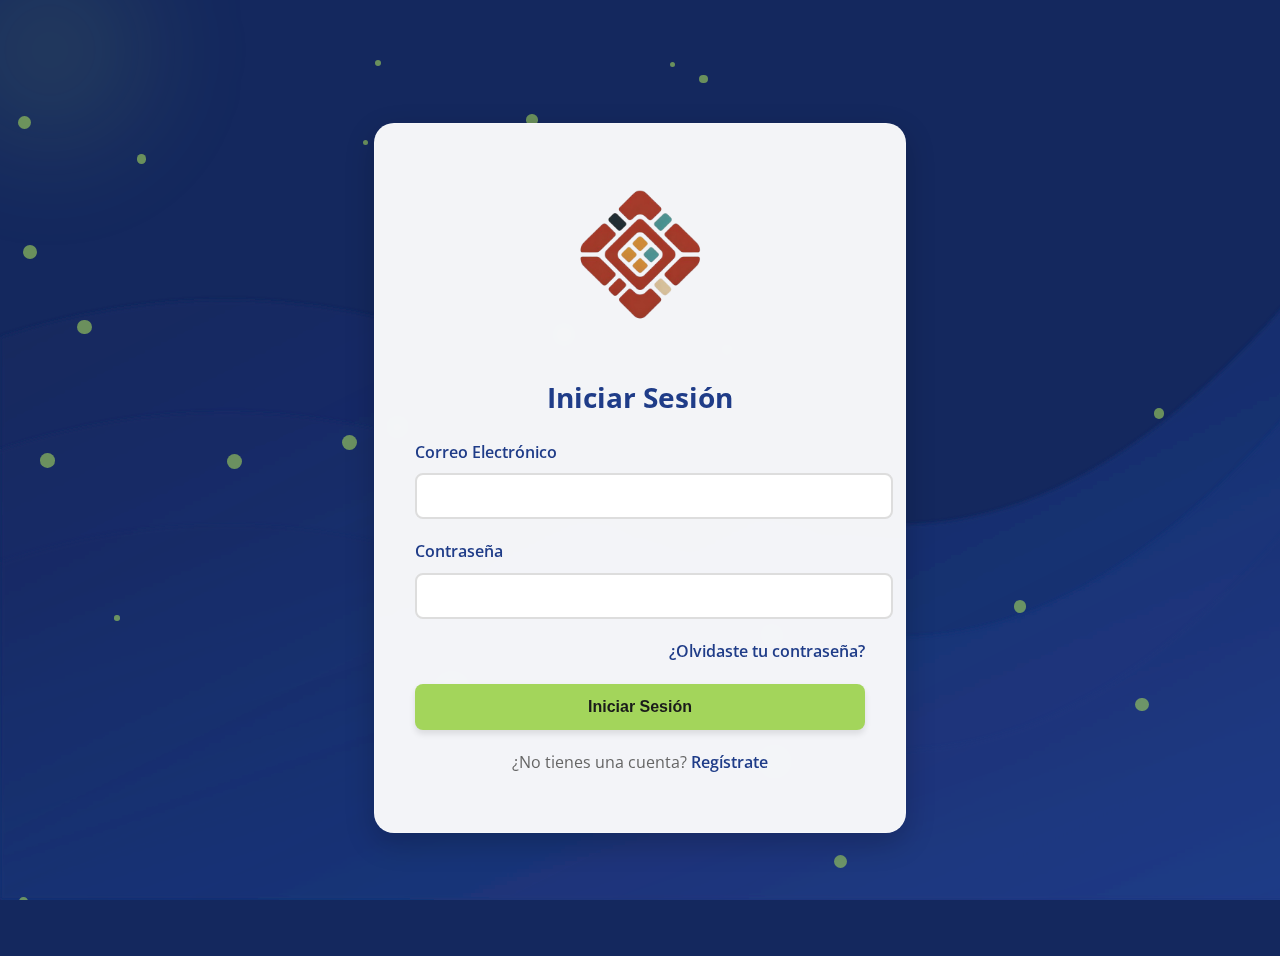
<file: assets-html/login.html>
<!DOCTYPE html>
<html lang="es">
<head>
    <meta charset="UTF-8">
    <meta name="viewport" content="width=device-width, initial-scale=1.0">
    <title>WARISMART | Iniciar Sesión</title>
    <link href="https://fonts.googleapis.com/css2?family=Open+Sans:wght@400;600;700&family=Inter:wght@400;500&display=swap" rel="stylesheet">
    <link rel="stylesheet" href="../assets-css/login.css">
</head>
<body>
    <!-- Fondo animado con ondas -->
    <div class="wave-background">
        <div class="wave"></div>
        <div class="wave"></div>
        <div class="wave"></div>
        <div class="shine"></div>
        <div class="particles" id="particles"></div>
    </div>

    <!-- Contenedor principal -->
    <div class="main-container">
        <div class="auth-card">
            <div class="logo-container">
                <img src="../assets-images/logosolotransparente.png" alt="WARISMART Logo" class="logo-img">
            </div>
            <h2>Iniciar Sesión</h2>
            <form id="loginForm">
                <div class="form-group">
                    <label for="email">Correo Electrónico</label>
                    <input type="email" id="email" name="email" required>
                </div>
                <div class="form-group">
                    <label for="password">Contraseña</label>
                    <input type="password" id="password" name="password" required>
                </div>
                <div class="forgot-password">
                    <a href="#">¿Olvidaste tu contraseña?</a>
                </div>
                <button type="submit" class="btn-primary">Iniciar Sesión</button>
                <p class="link-text">¿No tienes una cuenta? <a href="register.html">Regístrate</a></p>
            </form>
        </div>
    </div>

    <!-- Tarjeta de éxito -->
    <div class="success-card" id="successCard">
        <h3>¡Bienvenido a WARISMART!</h3>
        <p>Has iniciado sesión correctamente. Serás redirigido a tu panel de control en breve.</p>
        <button class="btn-ok" onclick="redirectToDashboard()">Continuar</button>
    </div>

    <script src="../assets-js/landing.js"></script>
</body>
</html>
</file>
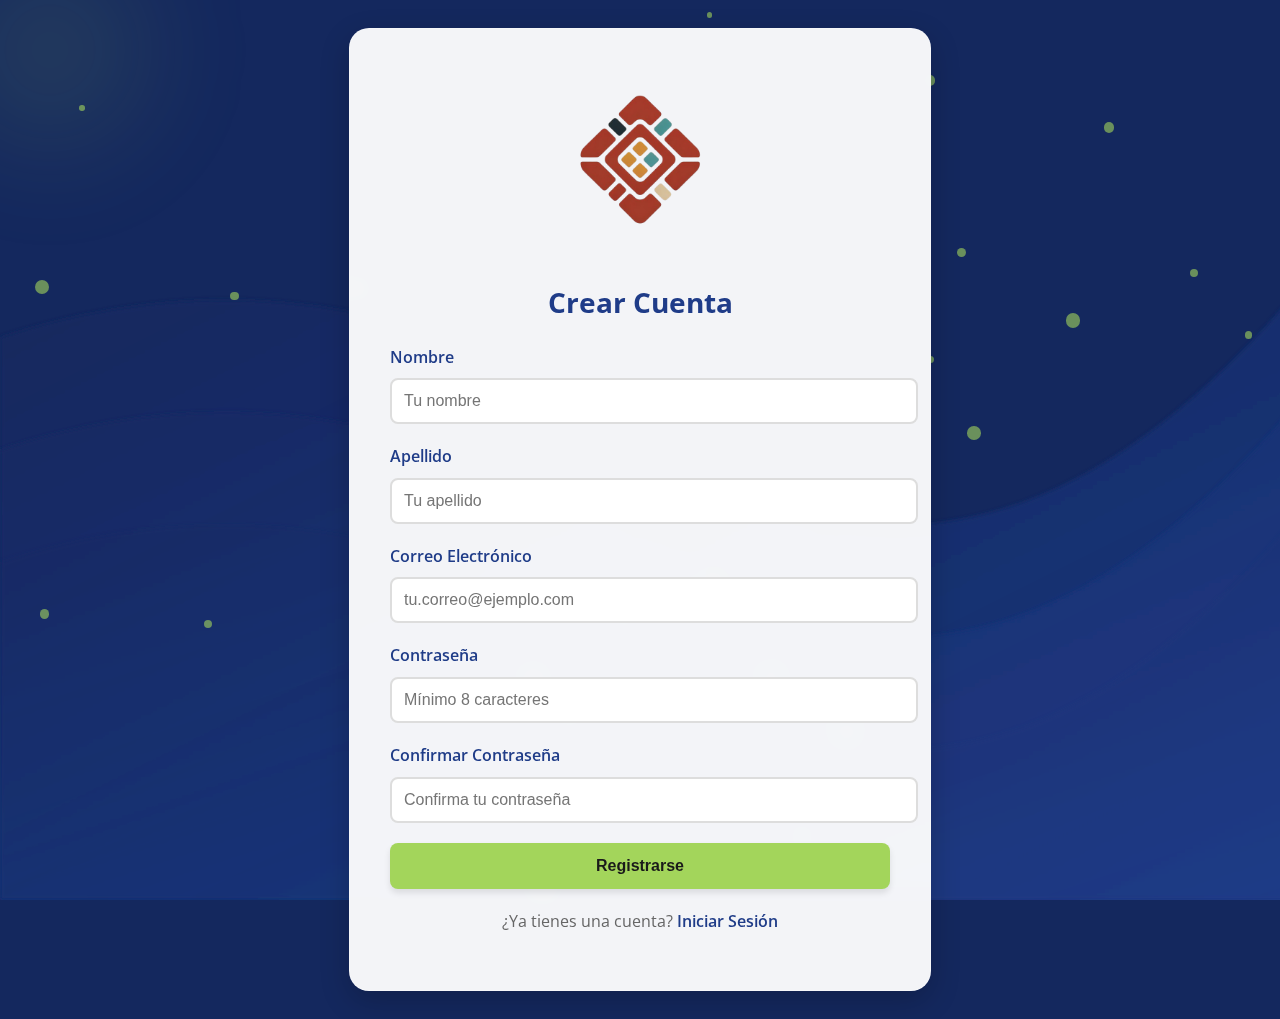
<file: assets-html/register.html>
<!DOCTYPE html>
<html lang="es">
<head>
    <meta charset="UTF-8">
    <meta name="viewport" content="width=device-width, initial-scale=1.0">
    <title>WARISMART | Registro</title>
    <link href="https://fonts.googleapis.com/css2?family=Open+Sans:wght@400;600;700&family=Inter:wght@400;500&display=swap" rel="stylesheet">
    <link rel="stylesheet" href="../assets-css/register.css">
</head>
<body>
    <!-- Fondo animado con ondas -->
    <div class="wave-background">
        <div class="wave"></div>
        <div class="wave"></div>
        <div class="wave"></div>
        <div class="shine"></div>
        <div class="particles" id="particles"></div>
    </div>

    <!-- Contenedor principal -->
    <div class="main-container">
        <div class="auth-card">
            <div class="logo-container">
                <img src="../assets-images/logosolotransparente.png" alt="WARISMART Logo" class="logo-img">
            </div>
            <h2>Crear Cuenta</h2>
            <form id="registerForm">
                <div class="form-group">
                    <label for="reg-nombre">Nombre</label>
                    <input type="text" id="reg-nombre" name="nombre" placeholder="Tu nombre" required>
                    <span class="error-message" id="reg-nombreError"></span>
                </div>
                <div class="form-group">
                    <label for="reg-apellido">Apellido</label>
                    <input type="text" id="reg-apellido" name="apellido" placeholder="Tu apellido" required>
                    <span class="error-message" id="reg-apellidoError"></span>
                </div>
                <div class="form-group">
                    <label for="reg-correo">Correo Electrónico</label>
                    <input type="email" id="reg-correo" name="correo" placeholder="tu.correo@ejemplo.com" required>
                    <span class="error-message" id="reg-correoError"></span>
                </div>
                <div class="form-group">
                    <label for="reg-contrasena">Contraseña</label>
                    <input type="password" id="reg-contrasena" name="contrasena" placeholder="Mínimo 8 caracteres" required minlength="8">
                    <span class="error-message" id="reg-contrasenaError"></span>
                </div>
                <div class="form-group">
                    <label for="reg-confirmar-contrasena">Confirmar Contraseña</label>
                    <input type="password" id="reg-confirmar-contrasena" name="confirmar-contrasena" placeholder="Confirma tu contraseña" required minlength="8">
                    <span class="error-message" id="reg-confirmar-contrasenaError"></span>
                </div>
                <button type="submit" class="btn-primary">Registrarse</button>
                <p class="link-text">¿Ya tienes una cuenta? <a href="login.html">Iniciar Sesión</a></p>
                <div id="formMessage" class="form-message" role="alert" aria-live="polite"></div>
            </form>
        </div>
    </div>

    <!-- Tarjeta de éxito -->
    <div class="success-card" id="successCard">
        <h3>¡Registro Exitoso!</h3>
        <p>Tu cuenta ha sido creada correctamente. Ahora podrás disfrutar de todos los beneficios de WARISMART.</p>
        <button class="btn-ok" onclick="redirectToLogin()">Iniciar Sesión</button>
    </div>

    <script src="../assets-js/landing.js"></script>
</body>
</html>
</file>
<file: assets-css/login.css>
:root {
    --azul: #1F3C88;
    --azul-claro: #2A5298;
    --azul-oscuro: #14285E;
    --verde: #A3D55B;
    --verde-neon: #b6f781;
    --verde-exito: #4CAF50;
    --gris: #F4F4F4;
    --gris-claro: #e8e4db;
    --negro: #1A1A1A;
    --blanco: #FFFFFF;
    --font-main: 'Open Sans', 'Inter', sans-serif;
}

/* Fondo animado con ondas fluidas */
body {
    font-family: var(--font-main);
    color: var(--negro);
    line-height: 1.6;
    overflow-x: hidden;
    position: relative;
    min-height: 100vh;
    background-color: var(--azul-oscuro);
}

.wave-background {
    position: fixed;
    top: 0;
    left: 0;
    width: 100%;
    height: 100%;
    z-index: -1;
    overflow: hidden;
}

.wave {
    position: absolute;
    width: 100%;
    height: 100%;
    background: url('data:image/svg+xml;utf8,<svg xmlns="http://www.w3.org/2000/svg" viewBox="0 0 1200 800"><defs><linearGradient id="waveGradient" x1="0%" y1="0%" x2="100%" y2="100%"><stop offset="0%" stop-color="%2314285E" stop-opacity="0.8"/><stop offset="100%" stop-color="%231F3C88" stop-opacity="0.9"/></linearGradient><filter id="blur"><feGaussianBlur stdDeviation="2"/></filter></defs><path d="M0,400 Q300,300 600,500 T1200,300 L1200,800 L0,800 Z" fill="url(%23waveGradient)" filter="url(%23blur)"/><path d="M0,500 Q300,400 600,600 T1200,400 L1200,800 L0,800 Z" fill="url(%23waveGradient)" opacity="0.7" filter="url(%23blur)"/><path d="M0,300 Q300,200 600,400 T1200,200 L1200,800 L0,800 Z" fill="url(%23waveGradient)" opacity="0.5" filter="url(%23blur)"/></svg>');
    background-size: cover;
    animation: waveMove 20s linear infinite;
}

.wave:nth-child(2) {
    animation-delay: -5s;
}

.wave:nth-child(3) {
    animation-delay: -10s;
    opacity: 0.7;
}

.shine {
    position: absolute;
    width: 300px;
    height: 300px;
    background: radial-gradient(circle, rgba(163, 213, 91, 0.3) 0%, rgba(163, 213, 91, 0) 70%);
    border-radius: 50%;
    top: -100px;
    left: -100px;
    animation: shineMove 30s linear infinite;
    opacity: 0.5;
    filter: blur(50px);
}

.particles {
    position: absolute;
    width: 100%;
    height: 100%;
}

.particle {
    position: absolute;
    background: rgba(163, 213, 91, 0.6);
    border-radius: 50%;
    animation: float linear infinite;
}

@keyframes waveMove {
    0% { transform: translateY(0) translateX(0); }
    25% { transform: translateY(-10px) translateX(20px); }
    50% { transform: translateY(0) translateX(-10px); }
    75% { transform: translateY(10px) translateX(15px); }
    100% { transform: translateY(0) translateX(0); }
}

@keyframes shineMove {
    0% { transform: translate(0, 0); }
    25% { transform: translate(500px, 300px); }
    50% { transform: translate(1000px, 100px); }
    75% { transform: translate(300px, 600px); }
    100% { transform: translate(0, 0); }
}

@keyframes float {
    0% {
        transform: translateY(0) rotate(0deg);
    }
    100% {
        transform: translateY(-100vh) rotate(360deg);
    }
}

/* Contenedor principal */
.main-container {
    position: relative;
    z-index: 1;
    display: flex;
    justify-content: center;
    align-items: center;
    min-height: 100vh;
    padding: 20px;
}

/* Tarjeta de autenticación */
.auth-card {
    background: rgba(255, 255, 255, 0.95);
    border-radius: 20px;
    box-shadow: 0 10px 30px rgba(0, 0, 0, 0.2);
    padding: 40px;
    width: 100%;
    max-width: 450px;
    text-align: center;
    backdrop-filter: blur(10px);
    border: 1px solid rgba(255, 255, 255, 0.3);
}

.logo-container {
    margin-bottom: 20px;
    text-align: center;
}

.logo-img {
    width: 180px;
    height: auto;
    transition: transform 0.3s ease;
}

.logo-img:hover {
    transform: scale(1.05);
}

.auth-card h2 {
    color: var(--azul);
    font-size: 28px;
    margin-bottom: 20px;
    font-weight: 700;
}

.form-group {
    margin-bottom: 20px;
    text-align: left;
}

.form-group label {
    display: block;
    margin-bottom: 8px;
    color: var(--azul);
    font-weight: 600;
}

.form-group input {
    width: 100%;
    padding: 12px;
    border: 2px solid #ddd;
    border-radius: 8px;
    font-size: 16px;
    transition: all 0.3s ease;
}

.form-group input:focus {
    border-color: var(--verde);
    outline: none;
    box-shadow: 0 0 0 3px rgba(163, 213, 91, 0.2);
}

.forgot-password {
    text-align: right;
    margin-bottom: 20px;
}

.forgot-password a {
    color: var(--azul);
    text-decoration: none;
    font-weight: 600;
    transition: color 0.3s ease;
}

.forgot-password a:hover {
    color: var(--verde);
}

.btn-primary {
    background: var(--verde);
    color: var(--negro);
    border: none;
    border-radius: 8px;
    font-size: 16px;
    font-weight: 600;
    padding: 14px 24px;
    cursor: pointer;
    transition: all 0.3s ease;
    width: 100%;
    box-shadow: 0 4px 6px rgba(0, 0, 0, 0.1);
}

.btn-primary:hover {
    background: #b6e786;
    transform: translateY(-3px);
    box-shadow: 0 7px 14px rgba(0, 0, 0, 0.1);
}

.link-text {
    margin-top: 20px;
    color: #666;
}

.link-text a {
    color: var(--azul);
    text-decoration: none;
    font-weight: 600;
    transition: color 0.3s ease;
}

.link-text a:hover {
    color: var(--verde);
}

/* Tarjeta de éxito */
.success-card {
    position: fixed;
    top: 50%;
    left: 50%;
    transform: translate(-50%, -50%);
    background: var(--verde-exito);
    color: white;
    border-radius: 15px;
    padding: 30px;
    width: 90%;
    max-width: 400px;
    text-align: center;
    box-shadow: 0 10px 30px rgba(0, 0, 0, 0.3);
    z-index: 1000;
    opacity: 0;
    visibility: hidden;
    transition: all 0.3s ease;
}

.success-card.active {
    opacity: 1;
    visibility: visible;
}

.success-card h3 {
    margin-bottom: 15px;
    font-size: 24px;
}

.success-card p {
    margin-bottom: 20px;
    line-height: 1.5;
}

.success-card .btn-ok {
    background: white;
    color: var(--verde-exito);
    border: none;
    border-radius: 8px;
    padding: 10px 20px;
    font-weight: 600;
    cursor: pointer;
    transition: all 0.3s ease;
}

.success-card .btn-ok:hover {
    background: #f0f0f0;
    transform: translateY(-2px);
}

/* Responsive */
@media (max-width: 768px) {
    .auth-card {
        padding: 30px 20px;
        margin: 20px;
    }
}
</file>
<file: assets-css/register.css>
:root {
    --azul: #1F3C88;
    --azul-claro: #2A5298;
    --azul-oscuro: #14285E;
    --verde: #A3D55B;
    --verde-neon: #b6f781;
    --verde-exito: #4CAF50;
    --gris: #F4F4F4;
    --gris-claro: #e8e4db;
    --negro: #1A1A1A;
    --blanco: #FFFFFF;
    --font-main: 'Open Sans', 'Inter', sans-serif;
}

/* Fondo animado con ondas - mismo que login.css */
body {
    font-family: var(--font-main);
    color: var(--negro);
    line-height: 1.6;
    overflow-x: hidden;
    position: relative;
    min-height: 100vh;
    background-color: var(--azul-oscuro);
}

.wave-background {
    position: fixed;
    top: 0;
    left: 0;
    width: 100%;
    height: 100%;
    z-index: -1;
    overflow: hidden;
}

.wave {
    position: absolute;
    width: 100%;
    height: 100%;
    background: url('data:image/svg+xml;utf8,<svg xmlns="http://www.w3.org/2000/svg" viewBox="0 0 1200 800"><defs><linearGradient id="waveGradient" x1="0%" y1="0%" x2="100%" y2="100%"><stop offset="0%" stop-color="%2314285E" stop-opacity="0.8"/><stop offset="100%" stop-color="%231F3C88" stop-opacity="0.9"/></linearGradient><filter id="blur"><feGaussianBlur stdDeviation="2"/></filter></defs><path d="M0,400 Q300,300 600,500 T1200,300 L1200,800 L0,800 Z" fill="url(%23waveGradient)" filter="url(%23blur)"/><path d="M0,500 Q300,400 600,600 T1200,400 L1200,800 L0,800 Z" fill="url(%23waveGradient)" opacity="0.7" filter="url(%23blur)"/><path d="M0,300 Q300,200 600,400 T1200,200 L1200,800 L0,800 Z" fill="url(%23waveGradient)" opacity="0.5" filter="url(%23blur)"/></svg>');
    background-size: cover;
    animation: waveMove 20s linear infinite;
}

.wave:nth-child(2) {
    animation-delay: -5s;
}

.wave:nth-child(3) {
    animation-delay: -10s;
    opacity: 0.7;
}

.shine {
    position: absolute;
    width: 300px;
    height: 300px;
    background: radial-gradient(circle, rgba(163, 213, 91, 0.3) 0%, rgba(163, 213, 91, 0) 70%);
    border-radius: 50%;
    top: -100px;
    left: -100px;
    animation: shineMove 30s linear infinite;
    opacity: 0.5;
    filter: blur(50px);
}

.particles {
    position: absolute;
    width: 100%;
    height: 100%;
}

.particle {
    position: absolute;
    background: rgba(163, 213, 91, 0.6);
    border-radius: 50%;
    animation: float linear infinite;
}

@keyframes waveMove {
    0% { transform: translateY(0) translateX(0); }
    25% { transform: translateY(-10px) translateX(20px); }
    50% { transform: translateY(0) translateX(-10px); }
    75% { transform: translateY(10px) translateX(15px); }
    100% { transform: translateY(0) translateX(0); }
}

@keyframes shineMove {
    0% { transform: translate(0, 0); }
    25% { transform: translate(500px, 300px); }
    50% { transform: translate(1000px, 100px); }
    75% { transform: translate(300px, 600px); }
    100% { transform: translate(0, 0); }
}

@keyframes float {
    0% {
        transform: translateY(0) rotate(0deg);
    }
    100% {
        transform: translateY(-100vh) rotate(360deg);
    }
}

/* Contenedor principal */
.main-container {
    position: relative;
    z-index: 1;
    display: flex;
    justify-content: center;
    align-items: center;
    min-height: 100vh;
    padding: 20px;
}

/* Tarjeta de registro */
.auth-card {
    background: rgba(255, 255, 255, 0.95);
    border-radius: 20px;
    box-shadow: 0 10px 30px rgba(0, 0, 0, 0.2);
    padding: 40px;
    width: 100%;
    max-width: 500px;
    text-align: center;
    backdrop-filter: blur(10px);
    border: 1px solid rgba(255, 255, 255, 0.3);
}

.logo-container {
    margin-bottom: 20px;
    text-align: center;
}

.logo-img {
    width: 180px;
    height: auto;
    transition: transform 0.3s ease;
}

.logo-img:hover {
    transform: scale(1.05);
}

.auth-card h2 {
    color: var(--azul);
    font-size: 28px;
    margin-bottom: 20px;
    font-weight: 700;
}

.form-group {
    margin-bottom: 20px;
    text-align: left;
}

.form-group label {
    display: block;
    margin-bottom: 8px;
    color: var(--azul);
    font-weight: 600;
}

.form-group input {
    width: 100%;
    padding: 12px;
    border: 2px solid #ddd;
    border-radius: 8px;
    font-size: 16px;
    transition: all 0.3s ease;
}

.form-group input:focus {
    border-color: var(--verde);
    outline: none;
    box-shadow: 0 0 0 3px rgba(163, 213, 91, 0.2);
}

.error-message {
    color: #f44336;
    font-size: 12px;
    margin-top: 5px;
    display: none;
}

.form-message {
    margin-top: 20px;
    padding: 10px;
    border-radius: 5px;
    text-align: center;
    display: none;
}

.form-message.success {
    background-color: var(--verde-exito);
    color: white;
    display: block;
}

.form-message.error {
    background-color: #f44336;
    color: white;
    display: block;
}

.btn-primary {
    background: var(--verde);
    color: var(--negro);
    border: none;
    border-radius: 8px;
    font-size: 16px;
    font-weight: 600;
    padding: 14px 24px;
    cursor: pointer;
    transition: all 0.3s ease;
    width: 100%;
    box-shadow: 0 4px 6px rgba(0, 0, 0, 0.1);
}

.btn-primary:hover {
    background: #b6e786;
    transform: translateY(-3px);
    box-shadow: 0 7px 14px rgba(0, 0, 0, 0.1);
}

.link-text {
    margin-top: 20px;
    color: #666;
}

.link-text a {
    color: var(--azul);
    text-decoration: none;
    font-weight: 600;
    transition: color 0.3s ease;
}

.link-text a:hover {
    color: var(--verde);
}

/* Selección de rol */
.role-selection {
    margin: 20px 0;
    text-align: left;
}

.role-selection h3 {
    color: var(--azul);
    font-size: 18px;
    margin-bottom: 10px;
}

.role-options {
    display: flex;
    gap: 15px;
    margin-top: 10px;
}

.role-option {
    flex: 1;
    padding: 10px;
    border: 2px solid #ddd;
    border-radius: 8px;
    text-align: center;
    cursor: pointer;
    transition: all 0.3s ease;
}

.role-option.selected {
    border-color: var(--verde);
    background-color: rgba(163, 213, 91, 0.1);
}

.role-option img {
    width: 40px;
    height: 40px;
    margin: 0 auto 10px;
    display: block;
}

/* Tarjeta de éxito */
.success-card {
    position: fixed;
    top: 50%;
    left: 50%;
    transform: translate(-50%, -50%);
    background: var(--verde-exito);
    color: white;
    border-radius: 15px;
    padding: 30px;
    width: 90%;
    max-width: 400px;
    text-align: center;
    box-shadow: 0 10px 30px rgba(0, 0, 0, 0.3);
    z-index: 1000;
    opacity: 0;
    visibility: hidden;
    transition: all 0.3s ease;
}

.success-card.active {
    opacity: 1;
    visibility: visible;
}

.success-card h3 {
    margin-bottom: 15px;
    font-size: 24px;
}

.success-card p {
    margin-bottom: 20px;
    line-height: 1.5;
}

.success-card .btn-ok {
    background: white;
    color: var(--verde-exito);
    border: none;
    border-radius: 8px;
    padding: 10px 20px;
    font-weight: 600;
    cursor: pointer;
    transition: all 0.3s ease;
}

.success-card .btn-ok:hover {
    background: #f0f0f0;
    transform: translateY(-2px);
}

/* Responsive */
@media (max-width: 768px) {
    .auth-card {
        padding: 30px 20px;
        margin: 20px;
    }

    .role-options {
        flex-direction: column;
    }
}
</file>
